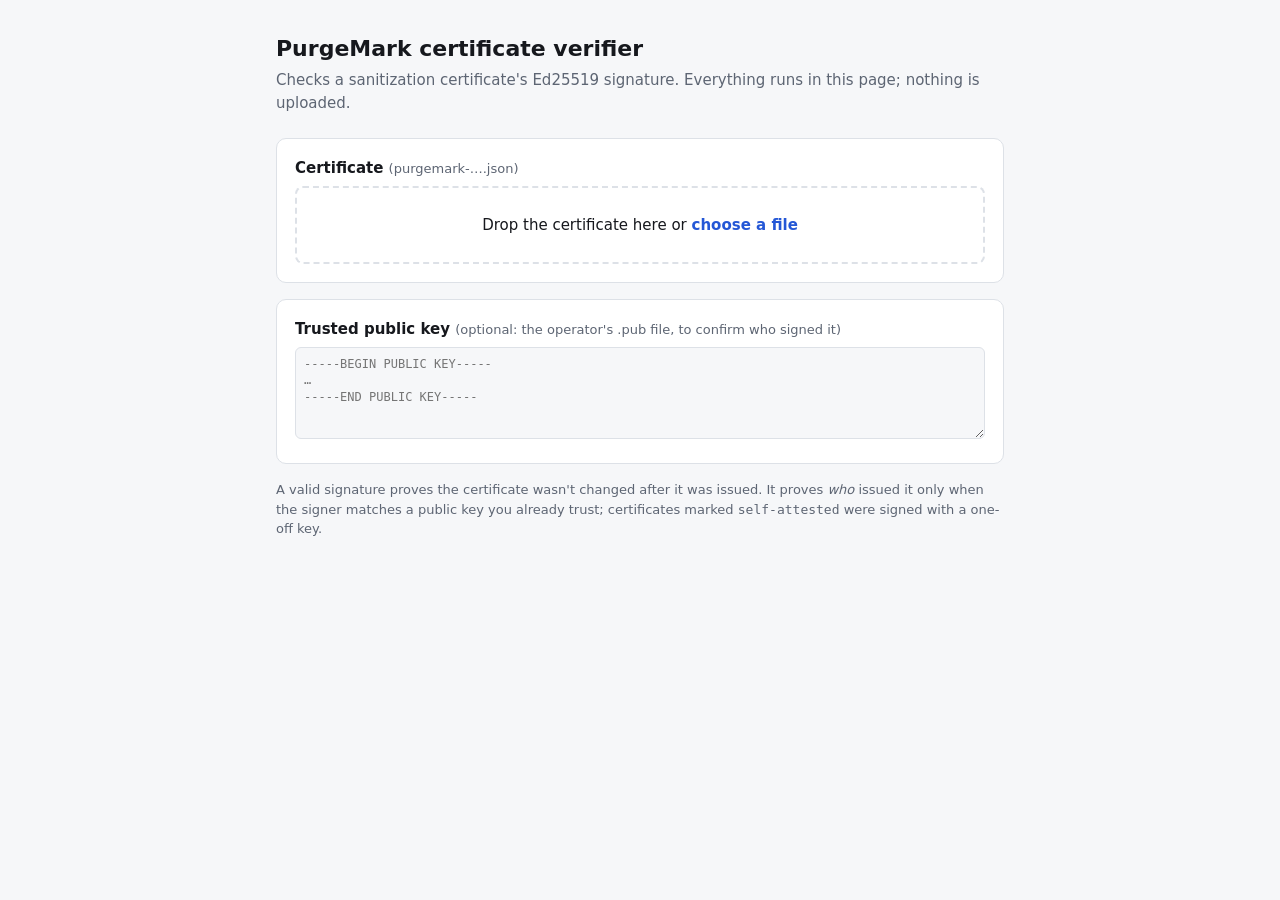
<file: verifier/index.html>
<!doctype html>
<html lang="en">
<head>
<meta charset="utf-8">
<meta name="viewport" content="width=device-width, initial-scale=1">
<title>PurgeMark Verifier</title>
<meta name="description" content="Check a PurgeMark sanitization certificate's signature locally in your browser.">
<style>
  :root {
    --bg: #f6f7f9; --panel: #ffffff; --text: #16181d; --muted: #5d6573; --line: #dde1e7;
    --accent: #2457d6; --ok: #137a3f; --ok-bg: #e7f5ec; --warn: #8a5a00; --warn-bg: #fdf3dc;
    --bad: #b42318; --bad-bg: #fdecea;
  }
  @media (prefers-color-scheme: dark) {
    :root {
      --bg: #0f1115; --panel: #171a21; --text: #e7e9ee; --muted: #9aa3b2; --line: #2a2f3a;
      --accent: #7aa2ff; --ok: #5fd28c; --ok-bg: #12291c; --warn: #f2c25b; --warn-bg: #2d2412;
      --bad: #ff7b6e; --bad-bg: #2f1513;
    }
  }
  * { box-sizing: border-box; }
  body { margin: 0; background: var(--bg); color: var(--text);
         font: 15px/1.5 system-ui, -apple-system, "Segoe UI", Roboto, sans-serif; }
  main { max-width: 760px; margin: 0 auto; padding: 32px 16px 64px; }
  h1 { font-size: 22px; margin: 0 0 4px; }
  .lede { color: var(--muted); margin: 0 0 24px; }
  .panel { background: var(--panel); border: 1px solid var(--line); border-radius: 10px; padding: 18px; margin-bottom: 16px; }
  label { display: block; font-weight: 600; margin-bottom: 6px; }
  .hint { color: var(--muted); font-size: 13px; font-weight: 400; }
  .drop { border: 2px dashed var(--line); border-radius: 8px; padding: 26px; text-align: center; cursor: pointer; }
  .drop.over { border-color: var(--accent); }
  .drop strong { color: var(--accent); }
  input[type=file] { display: none; }
  textarea { width: 100%; min-height: 92px; font: 12px/1.4 ui-monospace, Consolas, monospace; padding: 8px;
             border: 1px solid var(--line); border-radius: 6px; background: var(--bg); color: var(--text); }
  .status { border-radius: 8px; padding: 12px 14px; font-weight: 600; margin-bottom: 14px; }
  .status.ok { background: var(--ok-bg); color: var(--ok); }
  .status.warn { background: var(--warn-bg); color: var(--warn); }
  .status.bad { background: var(--bad-bg); color: var(--bad); }
  .status small { display: block; font-weight: 400; margin-top: 2px; }
  dl { display: grid; grid-template-columns: max-content 1fr; gap: 6px 16px; margin: 0; }
  dt { color: var(--muted); }
  dd { margin: 0; overflow-wrap: anywhere; }
  code { font-family: ui-monospace, Consolas, monospace; font-size: 13px; }
  footer { color: var(--muted); font-size: 13px; }
  @media (max-width: 520px) { dl { grid-template-columns: 1fr; } dt { margin-top: 6px; } }
</style>
</head>
<body>
<main>
  <h1>PurgeMark certificate verifier</h1>
  <p class="lede">Checks a sanitization certificate's Ed25519 signature. Everything runs in this page; nothing is uploaded.</p>

  <div class="panel">
    <label for="cert-file">Certificate <span class="hint">(purgemark-….json)</span></label>
    <div class="drop" id="drop" tabindex="0" role="button">Drop the certificate here or <strong>choose a file</strong></div>
    <input type="file" id="cert-file" accept=".json,application/json">
  </div>

  <div class="panel">
    <label for="trusted">Trusted public key <span class="hint">(optional: the operator's .pub file, to confirm who signed it)</span></label>
    <textarea id="trusted" placeholder="-----BEGIN PUBLIC KEY-----&#10;…&#10;-----END PUBLIC KEY-----"></textarea>
  </div>

  <div class="panel" id="result" hidden></div>

  <footer>
    A valid signature proves the certificate wasn't changed after it was issued. It proves <em>who</em> issued it only
    when the signer matches a public key you already trust; certificates marked <code>self-attested</code> were signed
    with a one-off key.
  </footer>
</main>

<script src="pm-verify.js"></script>
<script>
  "use strict";
  const $ = (id) => document.getElementById(id);
  let lastCert = null;

  function esc(s) {
    return String(s ?? "").replace(/[&<>"']/g, (c) => ({ "&": "&amp;", "<": "&lt;", ">": "&gt;", '"': "&quot;", "'": "&#39;" }[c]));
  }

  function row(label, value) {
    return value === undefined || value === "" ? "" : `<dt>${esc(label)}</dt><dd>${esc(value)}</dd>`;
  }

  function size(bytes) {
    if (typeof bytes !== "number") return "";
    const u = ["B", "KiB", "MiB", "GiB", "TiB", "PiB"];
    let v = bytes, i = 0;
    while (v >= 1024 && i < u.length - 1) { v /= 1024; i++; }
    return `${i ? v.toFixed(1) : v} ${u[i]}`;
  }

  async function render() {
    if (!lastCert) return;
    const box = $("result");
    box.hidden = false;

    let trusted = null, keyError = "";
    const pem = $("trusted").value.trim();
    if (pem) {
      try { trusted = PMVerify.parsePublicKeyPem(pem); } catch (e) { keyError = e.message; }
    }

    const r = await PMVerify.verifyCertificate(lastCert, trusted);
    const c = lastCert;
    let status;
    if (!r.valid) {
      status = `<div class="status bad">Invalid certificate<small>${esc(r.error)}</small></div>`;
    } else if (keyError) {
      status = `<div class="status warn">Signature valid, but the trusted key couldn't be read<small>${esc(keyError)}</small></div>`;
    } else if (trusted && !r.trusted) {
      status = `<div class="status bad">Signature valid, but NOT signed by the trusted key<small>Signer key ${esc(r.keyId)}</small></div>`;
    } else if (c.result !== "sanitized") {
      status = `<div class="status bad">Authentic certificate of a FAILED erase<small>${esc(c.sanitization?.error || "verification did not pass")}</small></div>`;
    } else if (r.trusted) {
      status = `<div class="status ok">Authentic, signed by the trusted key<small>Key ${esc(r.keyId)}</small></div>`;
    } else {
      status = `<div class="status warn">Signature valid; signer not checked<small>Key ${esc(r.keyId)} (${esc(r.attestation)}). Add the operator's public key above to confirm who signed it.</small></div>`;
    }

    if (!r.valid) { box.innerHTML = status; return; }
    const d = c.device || {}, s = c.sanitization || {}, v = c.verification || {}, o = c.operator || {};
    box.innerHTML = status + `<dl>
      ${row("Result", c.result)}
      ${row("Device", [d.model, size(d.capacity_bytes)].filter(Boolean).join(", "))}
      ${row("Serial", d.serial)}
      ${row("Bus / media", [d.bus, d.media].filter(Boolean).join(" / "))}
      ${row("Method", `${s.method_name || s.method} (NIST ${s.nist_level})`)}
      ${row("Pattern", s.pattern)}
      ${row("Erased", s.started_at && `${s.started_at} → ${s.finished_at}`)}
      ${row("Verification", `${v.passed ? "passed" : "FAILED"}: ${v.scope === "full" ? "whole disk" : `${v.samples} samples`}, ${size(v.bytes_checked)} read back${v.coverage ? ` (${v.coverage} of the disk)` : ""}, ${v.mismatches} mismatches`)}
      ${row("Operator", [o.name, o.organization].filter(Boolean).join(", "))}
      ${row("Issued", c.issued_at)}
      ${row("Certificate ID", c.certificate_id)}
      ${row("Tool", c.tool && `${c.tool.name} ${c.tool.version}`)}
    </dl>`;
  }

  async function load(file) {
    try {
      lastCert = PMVerify.parseStrict(await file.text());
    } catch (e) {
      lastCert = null;
      $("result").hidden = false;
      $("result").innerHTML = e instanceof SyntaxError
        ? `<div class="status bad">Not a JSON file</div>`
        : `<div class="status bad">Not a valid certificate<small>${esc(e.message)}</small></div>`;
      return;
    }
    render();
  }

  const drop = $("drop");
  drop.addEventListener("click", () => $("cert-file").click());
  drop.addEventListener("keydown", (e) => { if (e.key === "Enter" || e.key === " ") { e.preventDefault(); $("cert-file").click(); } });
  drop.addEventListener("dragover", (e) => { e.preventDefault(); drop.classList.add("over"); });
  drop.addEventListener("dragleave", () => drop.classList.remove("over"));
  drop.addEventListener("drop", (e) => { e.preventDefault(); drop.classList.remove("over"); if (e.dataTransfer.files[0]) load(e.dataTransfer.files[0]); });
  $("cert-file").addEventListener("change", (e) => { if (e.target.files[0]) load(e.target.files[0]); });
  $("trusted").addEventListener("input", render);

  if (!globalThis.crypto?.subtle) {
    $("result").hidden = false;
    $("result").innerHTML = `<div class="status bad">This browser has no Web Crypto here. Open the page over https or from a local file in a current browser.</div>`;
  }
</script>
</body>
</html>
</file>
